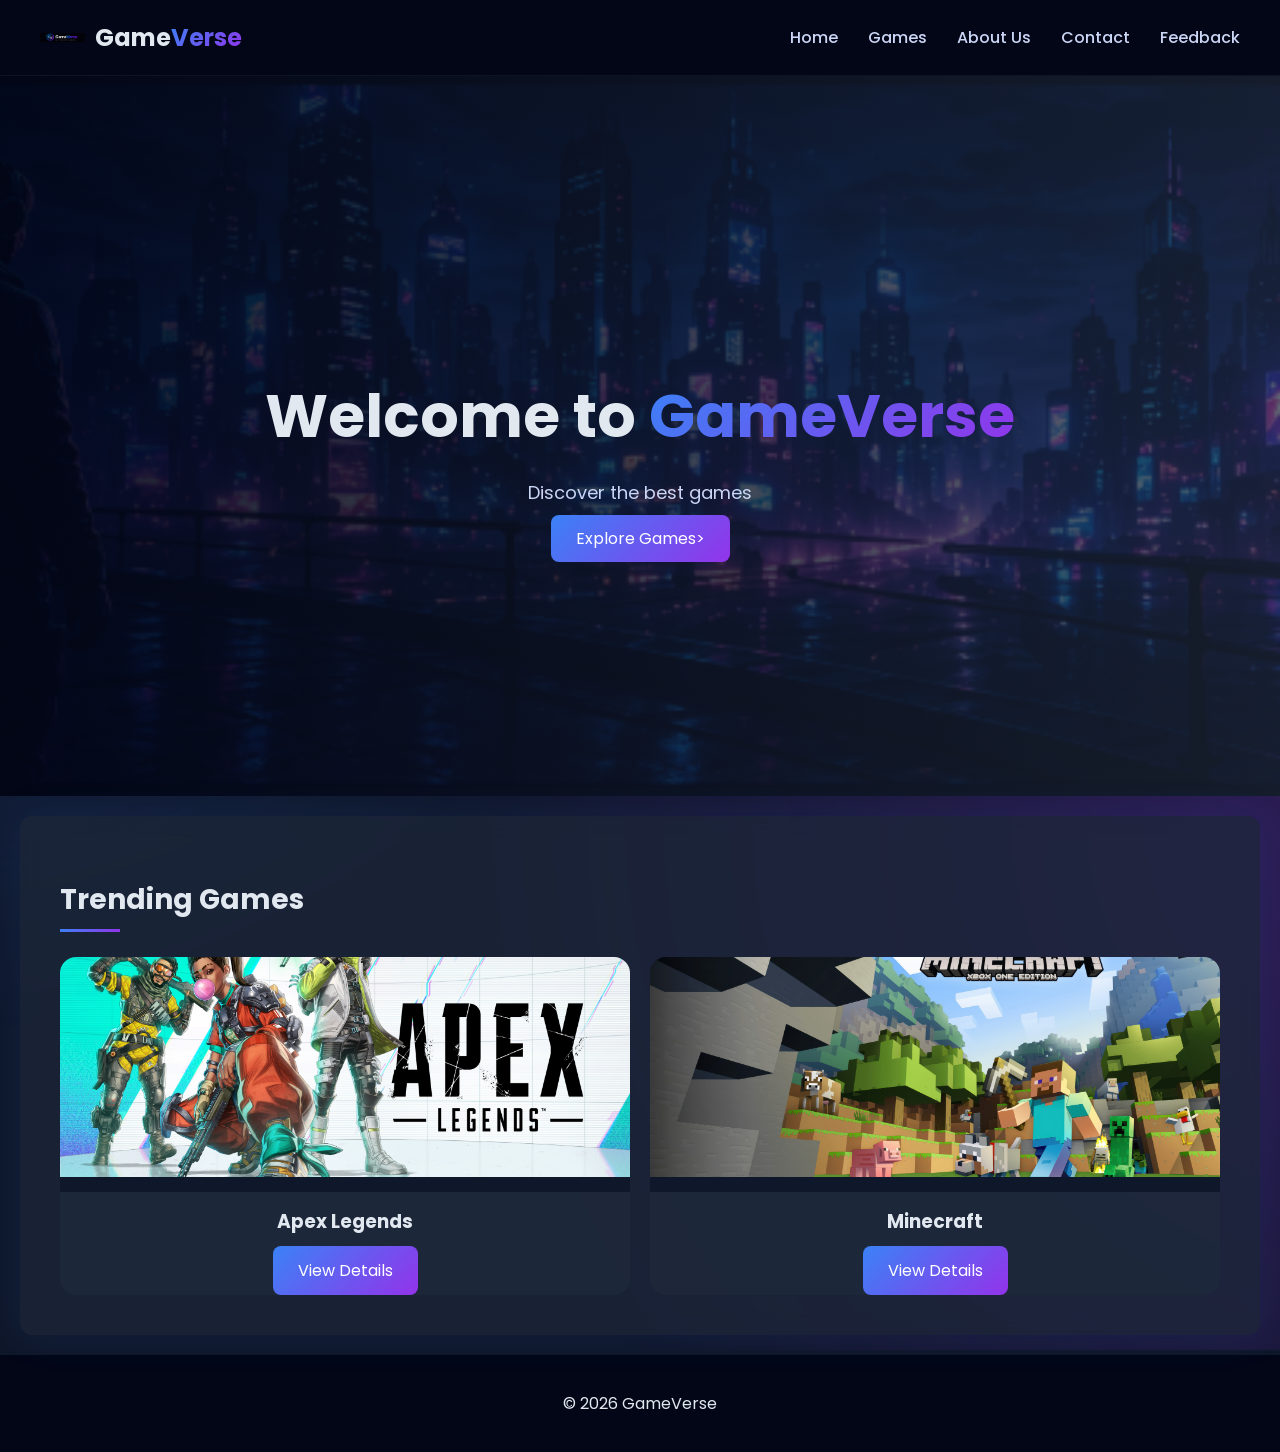
<file: index.html>
<!DOCTYPE html>
<html lang="en">
<head>
  <meta charset="UTF-8">

  <title>GameVerse - Home</title>
  <link rel="stylesheet" href="style.css">
  <link href="https://fonts.googleapis.com/css2?family=Poppins:wght@300;500;700&display=swap" rel="stylesheet">
  <link rel="stylesheet" href="https://cdnjs.cloudflare.com/ajax/libs/font-awesome/6.5.0/css/all.min.css">
  <link rel="icon" type="image/png" sizes="32x32" href="images/favicon.png">
  <link rel="apple-touch-icon" href="images/favicon.png">
</head>
<body>
<header>
  <div class="logo">
    <img src="images/logo.png" alt="GameVerse Logo">
  <h2>Game<span>Verse</span></h2>
  </div>
  
  <nav>
    <a href="index.html" class="active">Home</a>
    <a href="games.html">Games</a>
    <a href="about.html">About Us</a>
    <a href="contact.html">Contact</a>
    <a href="feedback.html">Feedback</a>
  </nav>
</header>

  <main>
    <section class="hero">
      <div class="hero-content">
  <h1>Welcome to <span>GameVerse</span></h1>
  <p>Discover the best games</p>
        <a href="games.html" class="hero-btn">Explore Games></a>
      </div>
</section>
    
    <section class="section">
  <h2 class="section-title">Trending Games</h2>
  <section class="games-grid">
    <article class="card">
      <img src="images/apex-legends.jpg" alt="Image of Apex Legends">
      <h3>Apex Legends</h3>
      <a href="details.html" class="hero-btn">View Details</a>
    </article>
    <article class="card">
      <img src="images/minecraft.jpg" alt="Image of Minecraft">
      <h3>Minecraft</h3>
      <a href="details2.html" class="hero-btn">View Details</a>
    </article>
  </section>
</section>
  </main>
    <footer>
  <p>© 2026 GameVerse</p>
</footer>
</body>
</html>
</file>
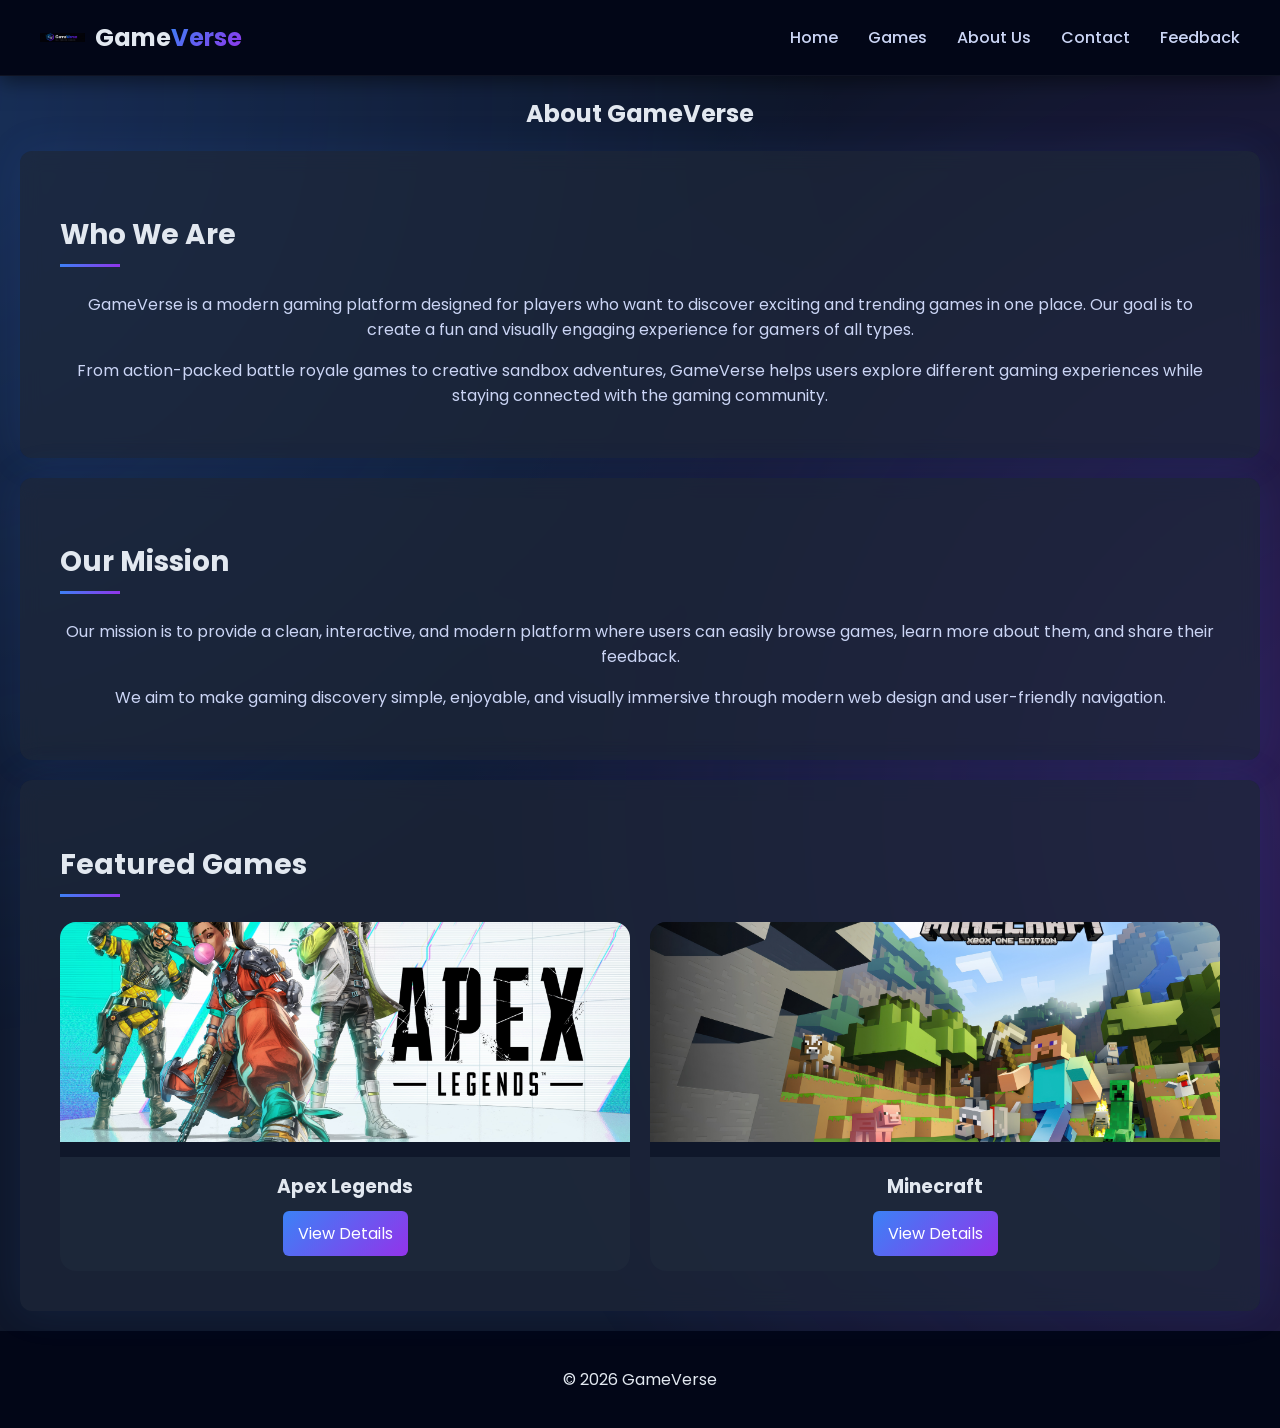
<file: about.html>
<!DOCTYPE html>
<html lang="en">
<head>
  <meta charset="UTF-8">

  <title>GameVerse - About Us</title>
  <link rel="stylesheet" href="style.css">
  <link href="https://fonts.googleapis.com/css2?family=Poppins:wght@300;500;700&display=swap" rel="stylesheet">  
  <link rel="stylesheet" href="https://cdnjs.cloudflare.com/ajax/libs/font-awesome/6.5.0/css/all.min.css">
  <link rel="icon" type="image/png" sizes="32x32" href="images/favicon.png">
  <link rel="apple-touch-icon" href="images/favicon.png">
</head>

<body>

  <header>
    <div class="logo">
      <img src="images/logo.png" alt="GameVerse Logo">
      <h2>Game<span>Verse</span></h2>
    </div>

    <nav>
      <a href="index.html">Home</a>
      <a href="games.html">Games</a>
      <a href="about.html" class="active">About Us</a>
      <a href="contact.html">Contact</a>
      <a href="feedback.html">Feedback</a>
    </nav>
  </header>

  <main>
    <section class="hero-section">
      <h1>About <span>GameVerse</span></h1>
    </section>

    <section class="section">
      <h2 class="section-title">Who We Are</h2>
      <article class="about-content">
        <p>
          GameVerse is a modern gaming platform designed for players
          who want to discover exciting and trending games in one place.
          Our goal is to create a fun and visually engaging experience
          for gamers of all types.
        </p>
        <p>
          From action-packed battle royale games to creative sandbox
          adventures, GameVerse helps users explore different gaming
          experiences while staying connected with the gaming community.
        </p>
      </article>
    </section>
    <section class="section">
      <h2 class="section-title">Our Mission</h2>
      <article class="about-content">
        <p>
          Our mission is to provide a clean, interactive, and modern
          platform where users can easily browse games, learn more
          about them, and share their feedback.
        </p>
        <p>
          We aim to make gaming discovery simple, enjoyable, and visually
          immersive through modern web design and user-friendly navigation.
        </p>
      </article>
    </section>
    <section class="section">
      <h2 class="section-title">Featured Games</h2>
      <section class="games-grid">
        <article class="card">
          <img src="images/apex-legends.jpg" alt="Apex Legends">
          <h3>Apex Legends</h3>
          <a href="details.html" class="btn">View Details</a>
        </article>
        <article class="card">
          <img src="images/minecraft.jpg" alt="Minecraft">
          <h3>Minecraft</h3>
          <a href="details2.html" class="btn">View Details</a>
        </article>

      </section>
    </section>

  </main>

  <footer>
    <p>© 2026 GameVerse</p>
  </footer>

</body>
</html>
</file>
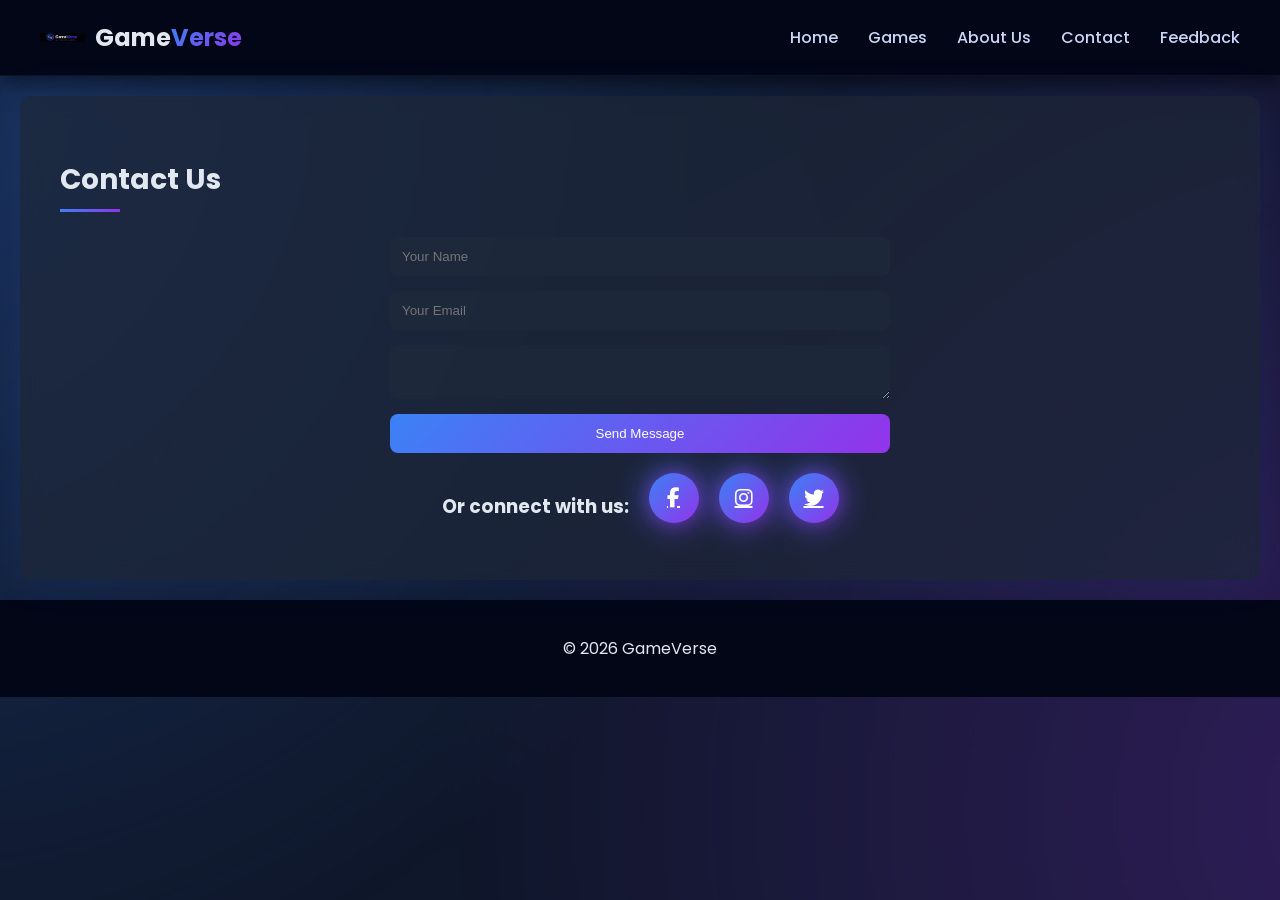
<file: contact.html>
<!DOCTYPE html>
<html lang="en">
<head>
  <meta charset="UTF-8">
  <title>Contact</title>
  <link rel="stylesheet" href="style.css">
  <link href="https://fonts.googleapis.com/css2?family=Poppins:wght@300;500;700&display=swap" rel="stylesheet">
  <link rel="stylesheet" href="https://cdnjs.cloudflare.com/ajax/libs/font-awesome/6.5.0/css/all.min.css">
  <link rel="icon" type="image/png" sizes="32x32" href="images/favicon.png">
  <link rel="apple-touch-icon" href="images/favicon.png">
</head>
  
<body>
<header>
  <div class="logo">
    <img src="images/logo.png" alt="GameVerse Logo">
  <h2>Game<span>Verse</span></h2>
  </div>
  
  <nav>
    <a href="index.html">Home</a>
    <a href="games.html">Games</a>
    <a href="about.html">About Us</a>
    <a href="contact.html" class="active">Contact</a>
    <a href="feedback.html">Feedback</a>
  </nav>
  
</header>
  
  <section class="section">
  <h2 class="section-title">Contact Us</h2>
<form class="contact-form">
  <input type="text" placeholder="Your Name" required>
  <input type="email" placeholder="Your Email" required>
  <textarea placeholder="Your Message" required>
  </textarea>
  
  <button type="submit">Send Message</button>
</form>
    
    <div class="social-icons">
      <h3>Or connect with us:</h3>
      <a href="#" class="icon facebook"><i class="fab fa-facebook-f"></i></a>
      <a href="#" class="icon instagram"><i class="fab fa-instagram"></i></a>
      <a href="#" class="icon twitter"><i class="fab fa-twitter"></i></a>
    </div>
    
</section>
  
  <footer>
  <p>© 2026 GameVerse</p>
</footer>
</body>
</html>
</file>
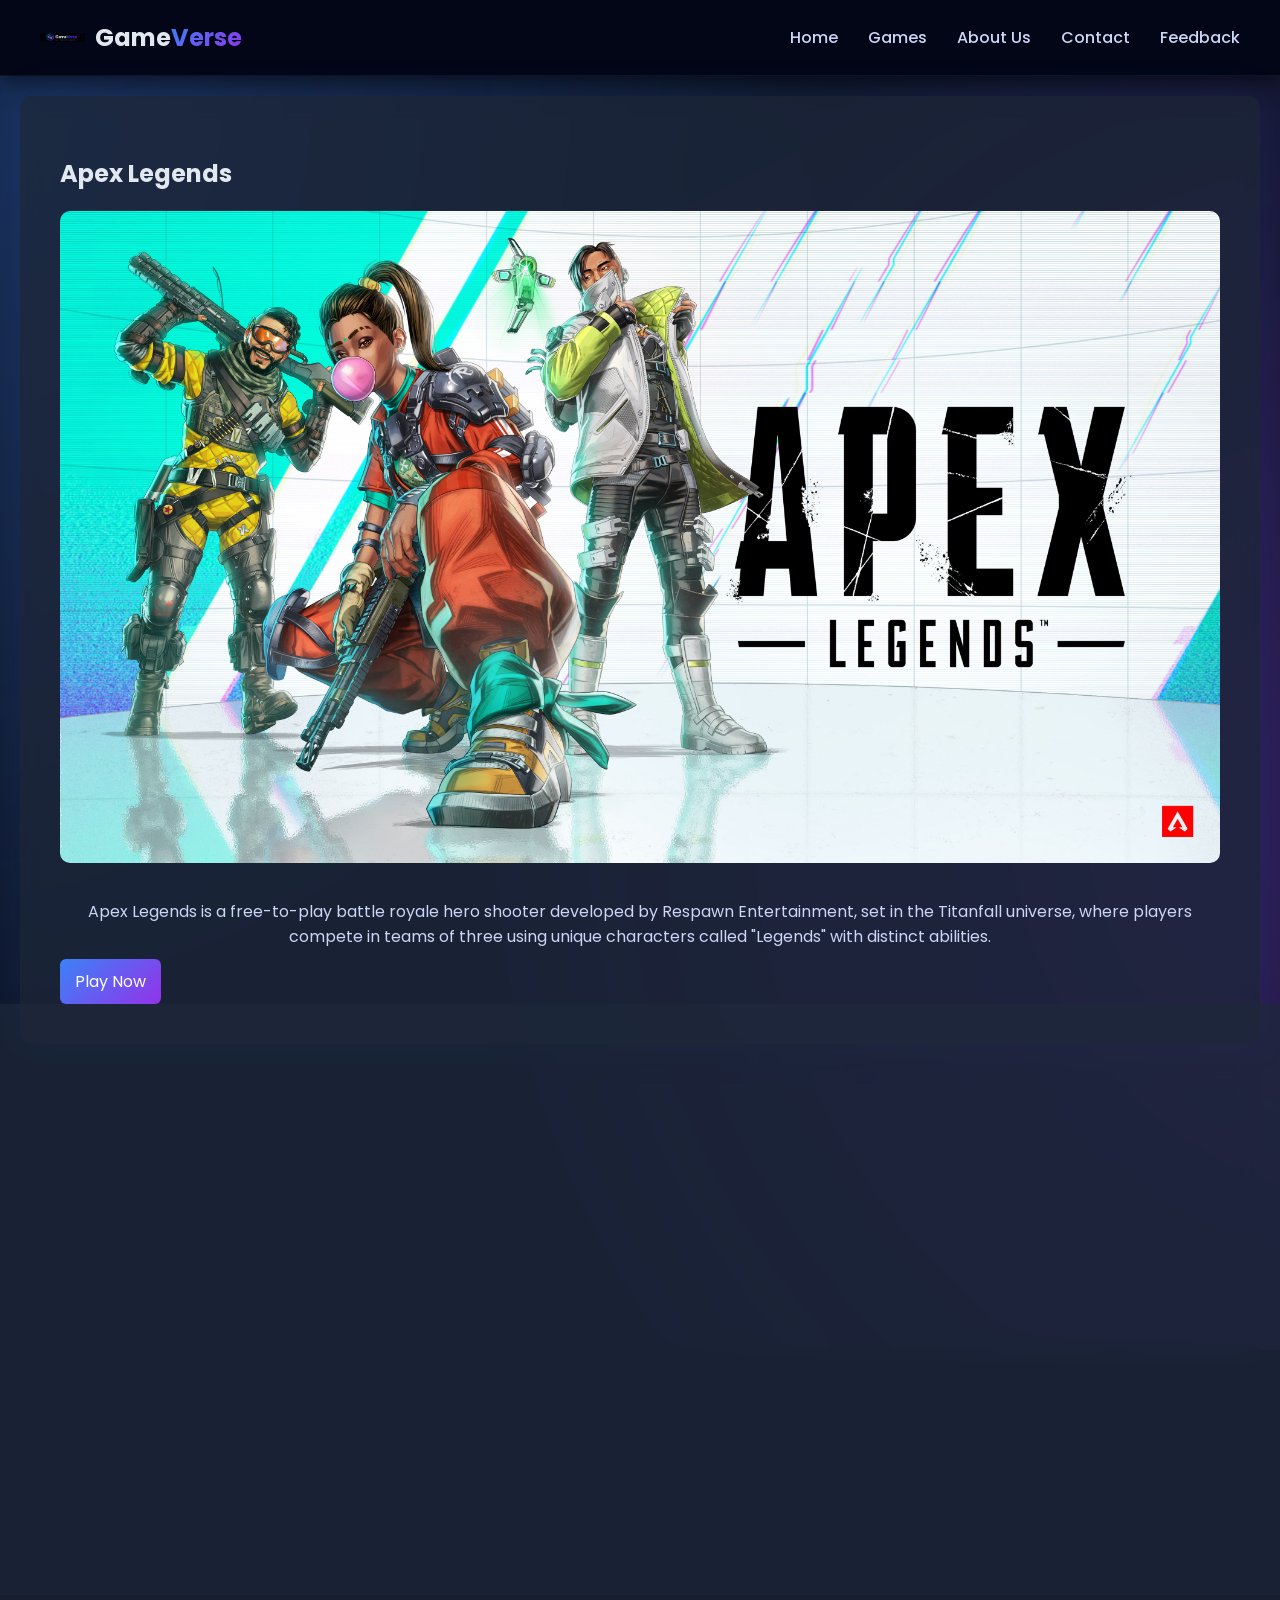
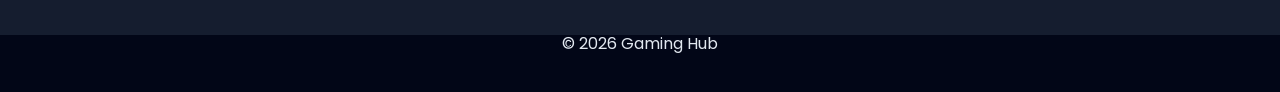
<file: details.html>
<!DOCTYPE html>
<html lang="en">
<head>
  <meta charset="UTF-8">
  <title>Game Details</title>
  <link rel="stylesheet" href="style.css">
  <link href="https://fonts.googleapis.com/css2?family=Poppins:wght@300;500;700&display=swap" rel="stylesheet">
  <link rel="stylesheet" href="https://cdnjs.cloudflare.com/ajax/libs/font-awesome/6.5.0/css/all.min.css">
  <link rel="icon" type="image/png" sizes="32x32" href="images/favicon.png">
  <link rel="apple-touch-icon" href="images/favicon.png">
</head>
<body>
<header>
  <div class="logo">
    <img src="images/logo.png" alt="GameVerse Logo">
  <h2>Game<span>Verse</span></h2>
  </div>
  <nav>
    <a href="index.html">Home</a>
    <a href="games.html">Games</a>
    <a href="about.html">About Us</a>
    <a href="contact.html">Contact</a>
    <a href="feedback.html">Feedback</a>
  </nav>
</header>
  <section class="section">
  <h2>Apex Legends</h2>
  <div style="display:flex; gap:20px; flex-wrap:wrap;">
    <img src="images/apex-legends.jpg" style="border-radius:10px; overflow:hidden;" alt="image of apex">
    <p>Apex Legends is a free-to-play battle royale hero shooter developed by Respawn Entertainment, set in the Titanfall universe, where players compete in teams of three using unique characters called "Legends" with distinct abilities.</p>
  </div>
  <a href="https://www.ea.com/games/apex-legends/apex-legends" class="btn">Play Now</a>
</section>
  <section class="section">
  <h3>Other Games</h3>
  <div class="games-grid">
    <div class="card">
      <img src="images/minecraft.jpg" alt="image of minecraft">
      <h4>Minecraft</h4>
      <a href="details2.html" class="btn">Go to game</a>
    </div>
  </div>
</section>
  <footer>
  <p>© 2026 Gaming Hub</p>
</footer>
</body>
</html>
</file>
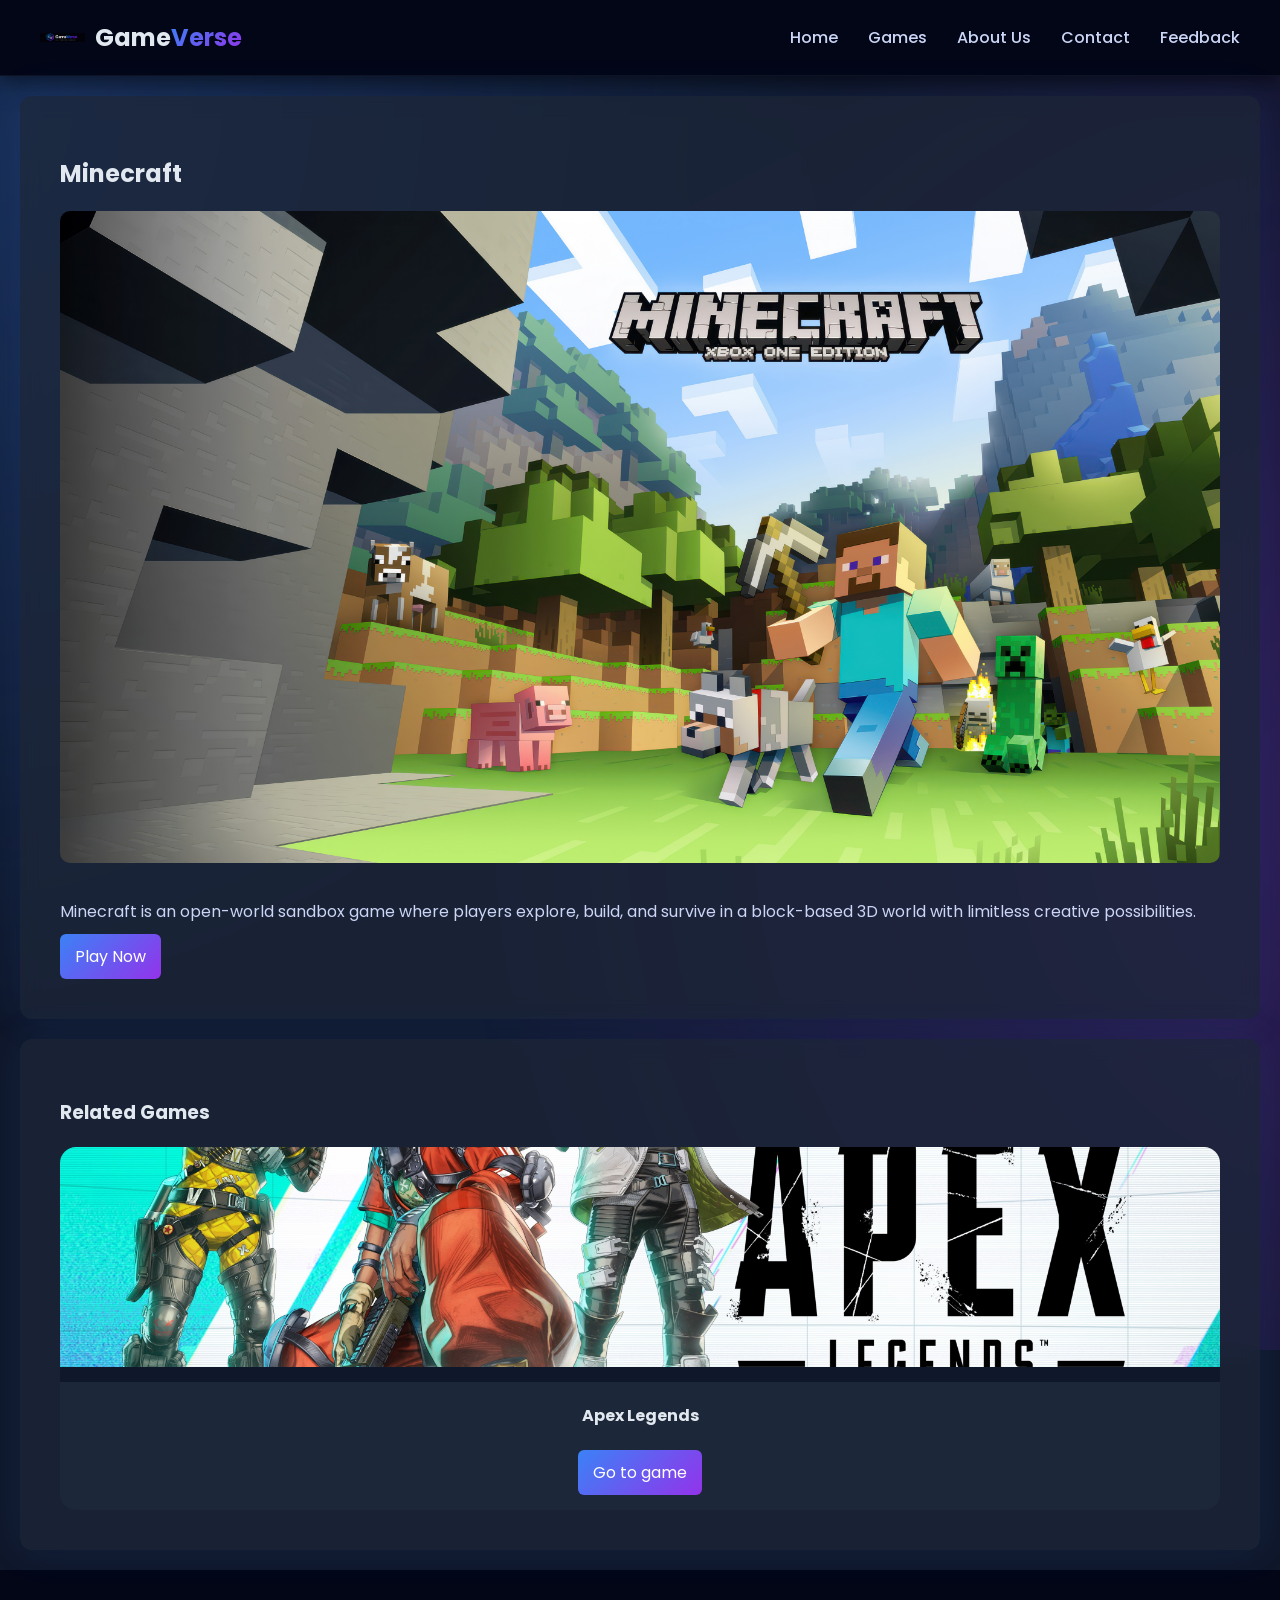
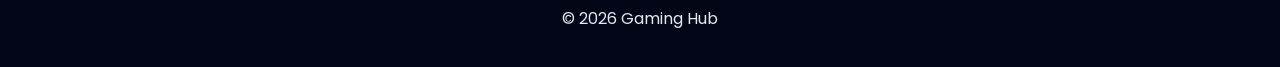
<file: details2.html>
<!DOCTYPE html>
<html lang="en">
<head>
  <meta charset="UTF-8">
  <title>Game Details</title>
  <link rel="stylesheet" href="style.css">
  <link href="https://fonts.googleapis.com/css2?family=Poppins:wght@300;500;700&display=swap" rel="stylesheet">
  <link rel="stylesheet" href="https://cdnjs.cloudflare.com/ajax/libs/font-awesome/6.5.0/css/all.min.css">
  <link rel="icon" type="image/png" sizes="32x32" href="images/favicon.png">
  <link rel="apple-touch-icon" href="images/favicon.png">
</head>
<body>
<header>
  <div class="logo">
    <img src="images/logo.png" alt="GameVerse Logo">
  <h2>Game<span>Verse</span></h2>
  </div>
  <nav>
    <a href="index.html">Home</a>
    <a href="games.html">Games</a>
    <a href="about.html">About Us</a>
    <a href="contact.html">Contact</a>
    <a href="feedback.html">Feedback</a>
  </nav>
</header>
  <section class="section">
  <h2>Minecraft</h2>
  <div style="display:flex; gap:20px; flex-wrap:wrap;">
    <img src="images/minecraft.jpg" style="border-radius:10px; overflow:hidden;" alt="image of minecraft">
    <p>Minecraft is an open-world sandbox game where players explore, build, and survive in a block-based 3D world with limitless creative possibilities.</p>
  </div>
  <a href="https://www.minecraft.net/en-us/about-minecraft" class="btn">Play Now</a>
</section>
  <section class="section">
  <h3>Related Games</h3>
  <div class="games-grid">
    <div class="card">
      <img src="images/apex-legends.jpg" alt="image of apex">
      <h4>Apex Legends</h4>
      <a href="details.html" class="btn">Go to game</a>
    </div>
  </div>
</section>
  <footer>
  <p>© 2026 Gaming Hub</p>
</footer>
</body>
</html>
</file>
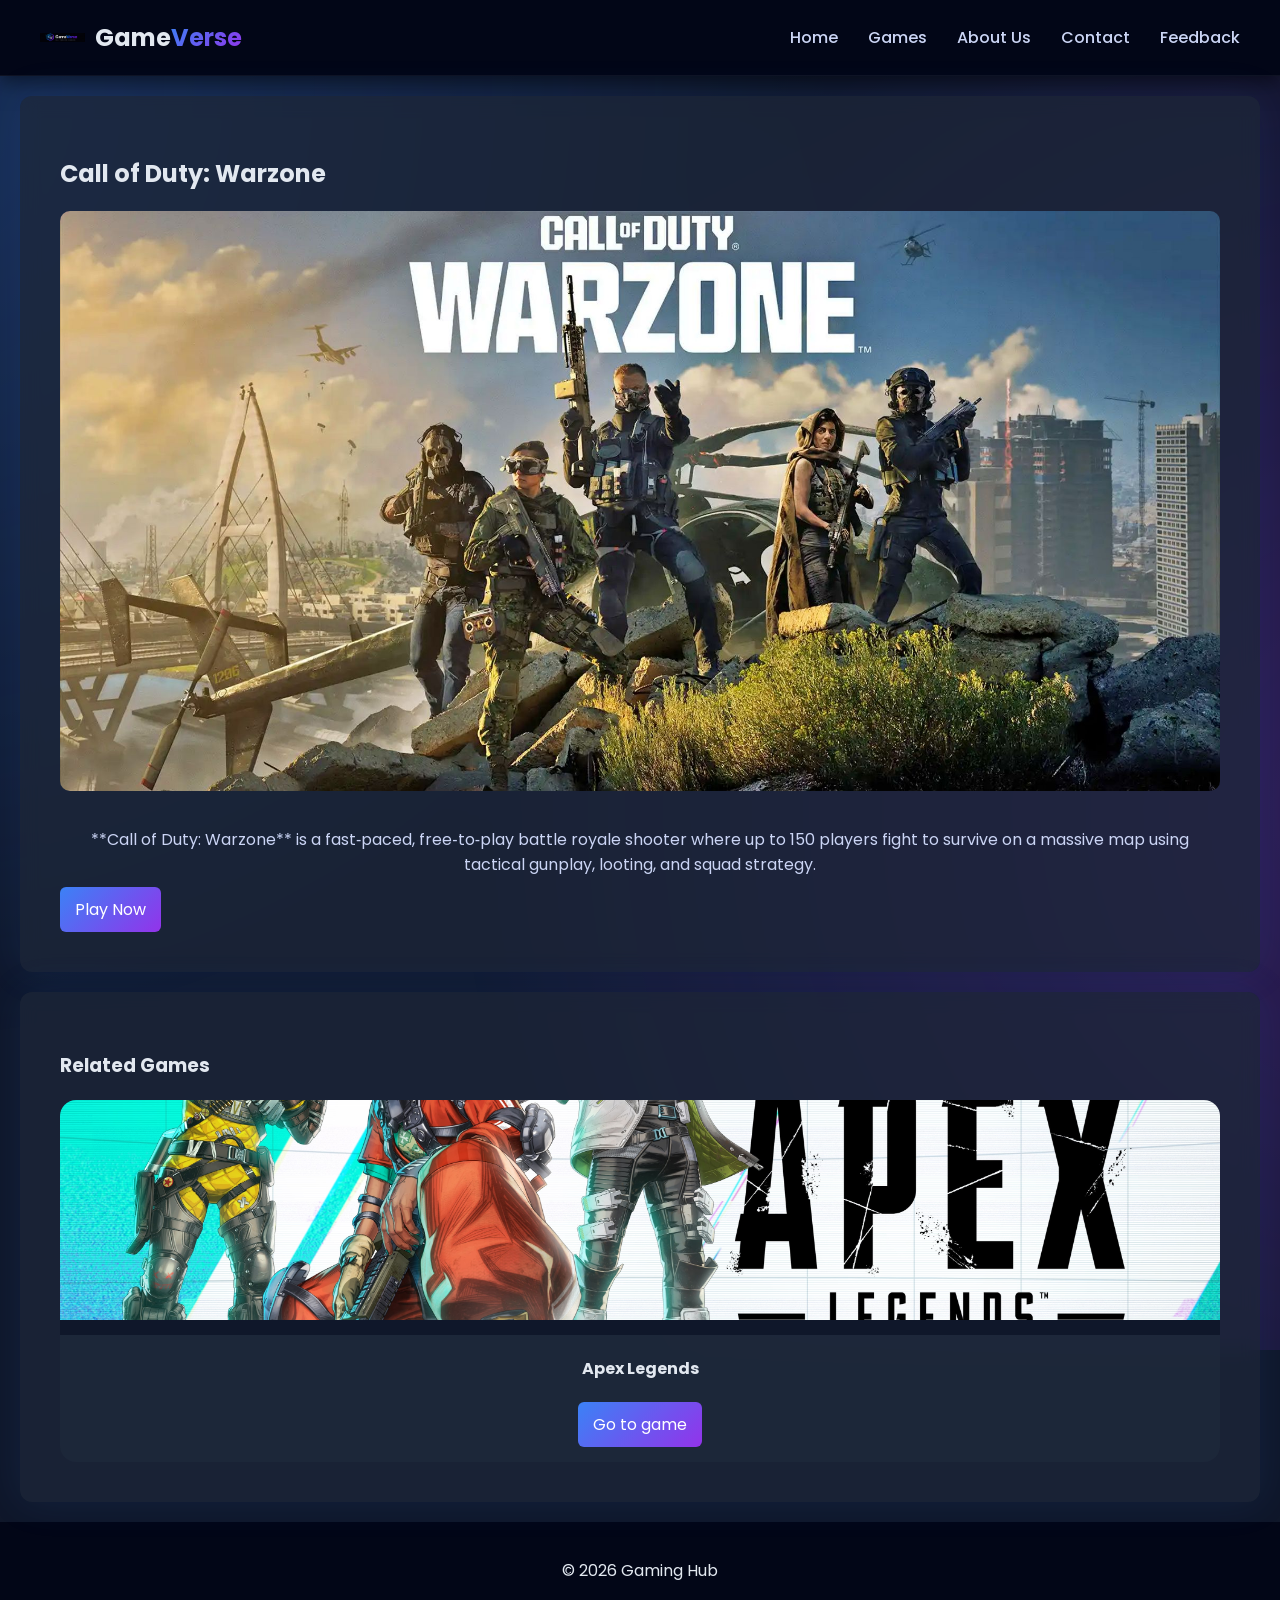
<file: details3.html>
<!DOCTYPE html>
<html lang="en">
<head>
  <meta charset="UTF-8">
  <title>Game Details</title>
  <link rel="stylesheet" href="style.css">
  <link href="https://fonts.googleapis.com/css2?family=Poppins:wght@300;500;700&display=swap" rel="stylesheet">
  <link rel="stylesheet" href="https://cdnjs.cloudflare.com/ajax/libs/font-awesome/6.5.0/css/all.min.css">
  <link rel="icon" type="image/png" sizes="32x32" href="images/favicon.png">
  <link rel="apple-touch-icon" href="images/favicon.png">
</head>
<body>
<header>
  <div class="logo">
    <img src="images/logo.png" alt="GameVerse Logo">
  <h2>Game<span>Verse</span></h2>
  </div>
  <nav>
    <a href="index.html">Home</a>
    <a href="games.html">Games</a>
    <a href="about.html">About Us</a>
    <a href="contact.html">Contact</a>
    <a href="feedback.html">Feedback</a>
  </nav>
</header>
  <section class="section">
  <h2>Call of Duty: Warzone</h2>
  <div style="display:flex; gap:20px; flex-wrap:wrap;">
    <img src="images/cod.jpg" style="border-radius:10px; overflow:hidden;" alt="image of call of duty">
    <p>**Call of Duty: Warzone** is a fast‑paced, free‑to‑play battle royale shooter where up to 150 players fight to survive on a massive map using tactical gunplay, looting, and squad strategy.</p>
  </div>
  <a href="https://www.callofduty.com/warzone" class="btn">Play Now</a>
</section>
  <section class="section">
  <h3>Related Games</h3>
  <div class="games-grid">
    <div class="card">
      <img src="images/apex-legends.jpg" alt="image of apex">
      <h4>Apex Legends</h4>
      <a href="details.html" class="btn">Go to game</a>
    </div>
  </div>
</section>
  <footer>
  <p>© 2026 Gaming Hub</p>
</footer>
</body>
</html>
</file>
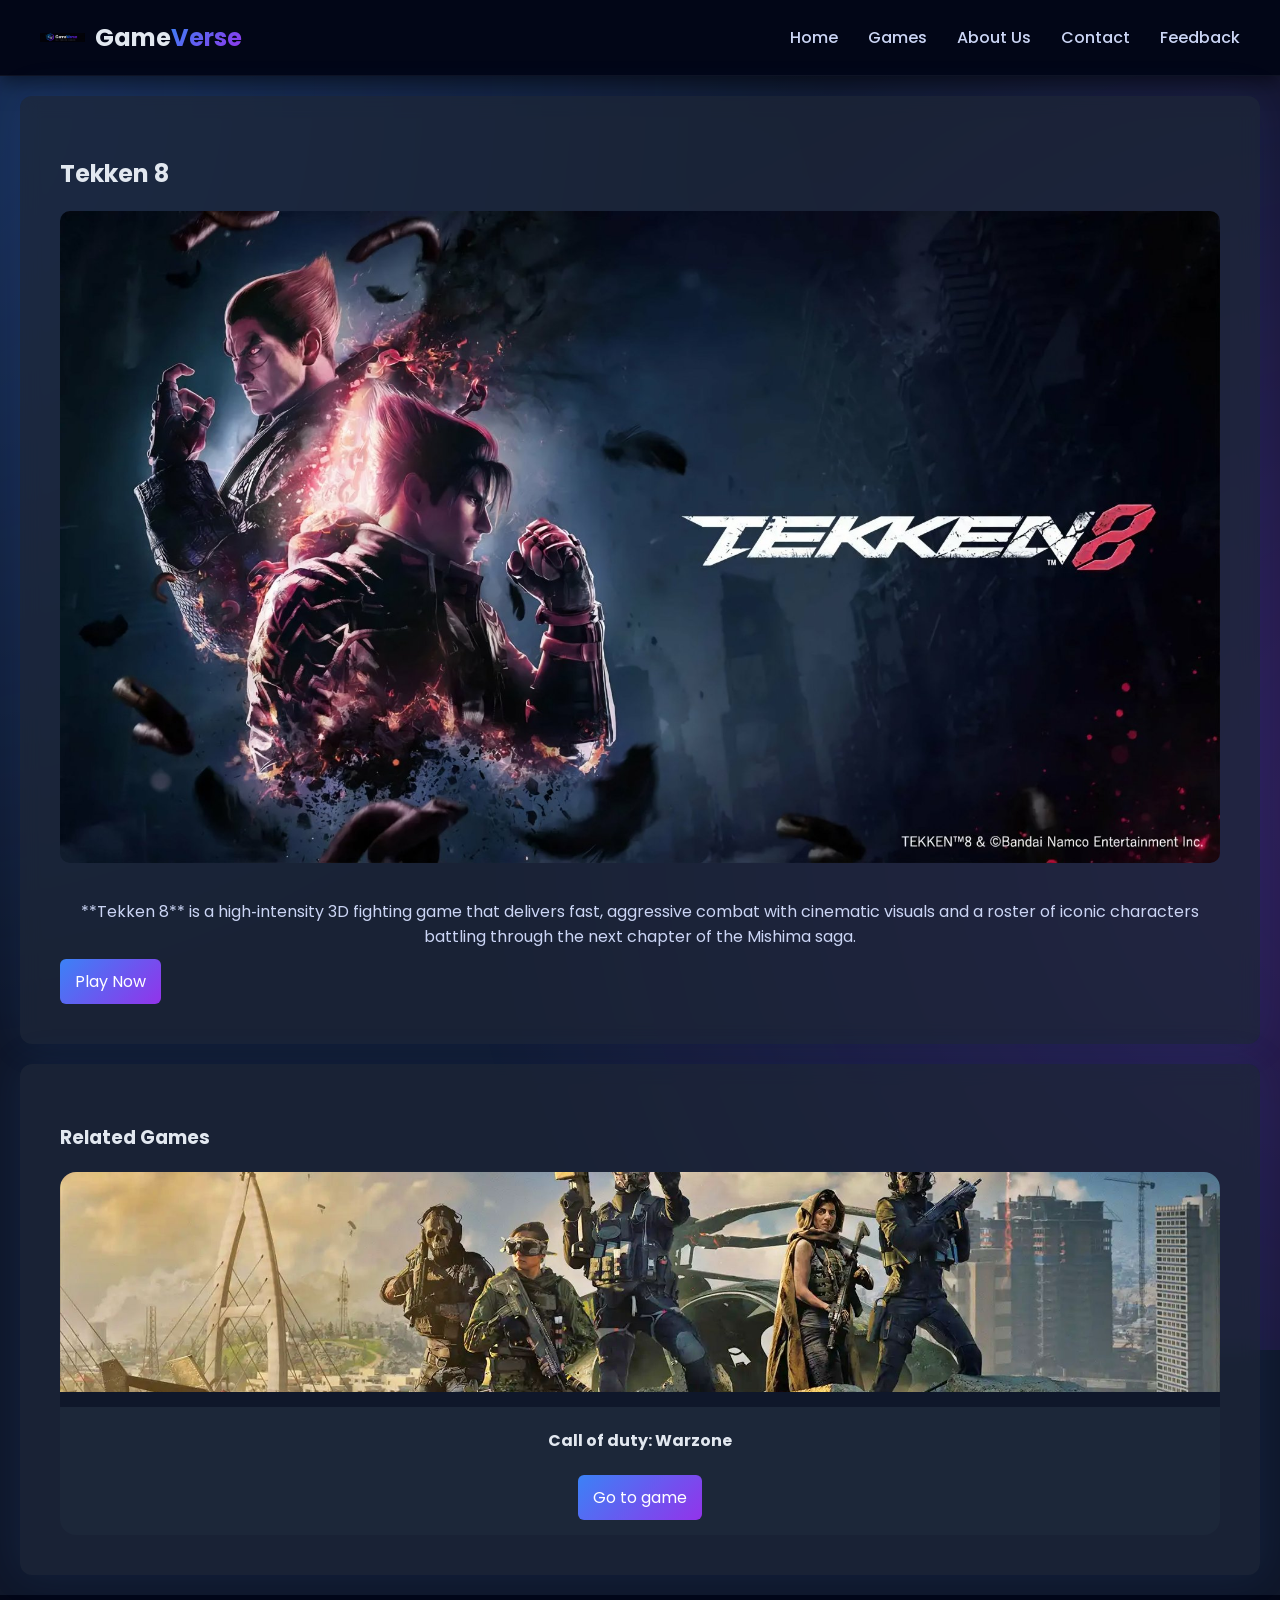
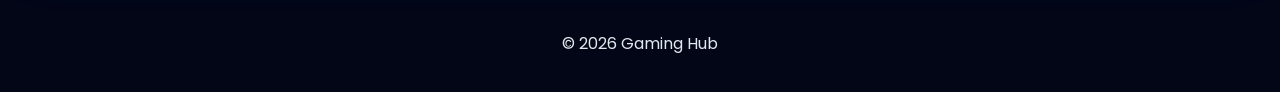
<file: details4.html>
<!DOCTYPE html>
<html lang="en">
<head>
  <meta charset="UTF-8">
  <title>Game Details</title>
  <link rel="stylesheet" href="style.css">
  <link href="https://fonts.googleapis.com/css2?family=Poppins:wght@300;500;700&display=swap" rel="stylesheet">
  <link rel="stylesheet" href="https://cdnjs.cloudflare.com/ajax/libs/font-awesome/6.5.0/css/all.min.css">
  <link rel="icon" type="image/png" sizes="32x32" href="images/favicon.png">
  <link rel="apple-touch-icon" href="images/favicon.png">
</head>
<body>
<header>
  <div class="logo">
    <img src="images/logo.png" alt="GameVerse Logo">
  <h2>Game<span>Verse</span></h2>
  </div>
  <nav>
    <a href="index.html">Home</a>
    <a href="games.html">Games</a>
    <a href="about.html">About Us</a>
    <a href="contact.html">Contact</a>
    <a href="feedback.html">Feedback</a>
  </nav>
</header>
  <section class="section">
  <h2>Tekken 8</h2>
  <div style="display:flex; gap:20px; flex-wrap:wrap;">
    <img src="images/tekken.jpg" style="border-radius:10px; overflow:hidden;" alt="image of tekken 8">
    <p>**Tekken 8** is a high‑intensity 3D fighting game that delivers fast, aggressive combat with cinematic visuals and a roster of iconic characters battling through the next chapter of the Mishima saga.</p>
  </div>
  <a href="https://en.bandainamcoent.eu/tekken/tekken-8" class="btn">Play Now</a>
</section>
  <section class="section">
  <h3>Related Games</h3>
  <div class="games-grid">
    <div class="card">
      <img src="images/cod.jpg" alt="image of call of duty">
      <h4>Call of duty: Warzone</h4>
      <a href="details3.html" class="btn">Go to game</a>
    </div>
  </div>
</section>
  <footer>
  <p>© 2026 Gaming Hub</p>
</footer>
</body>
</html>
</file>
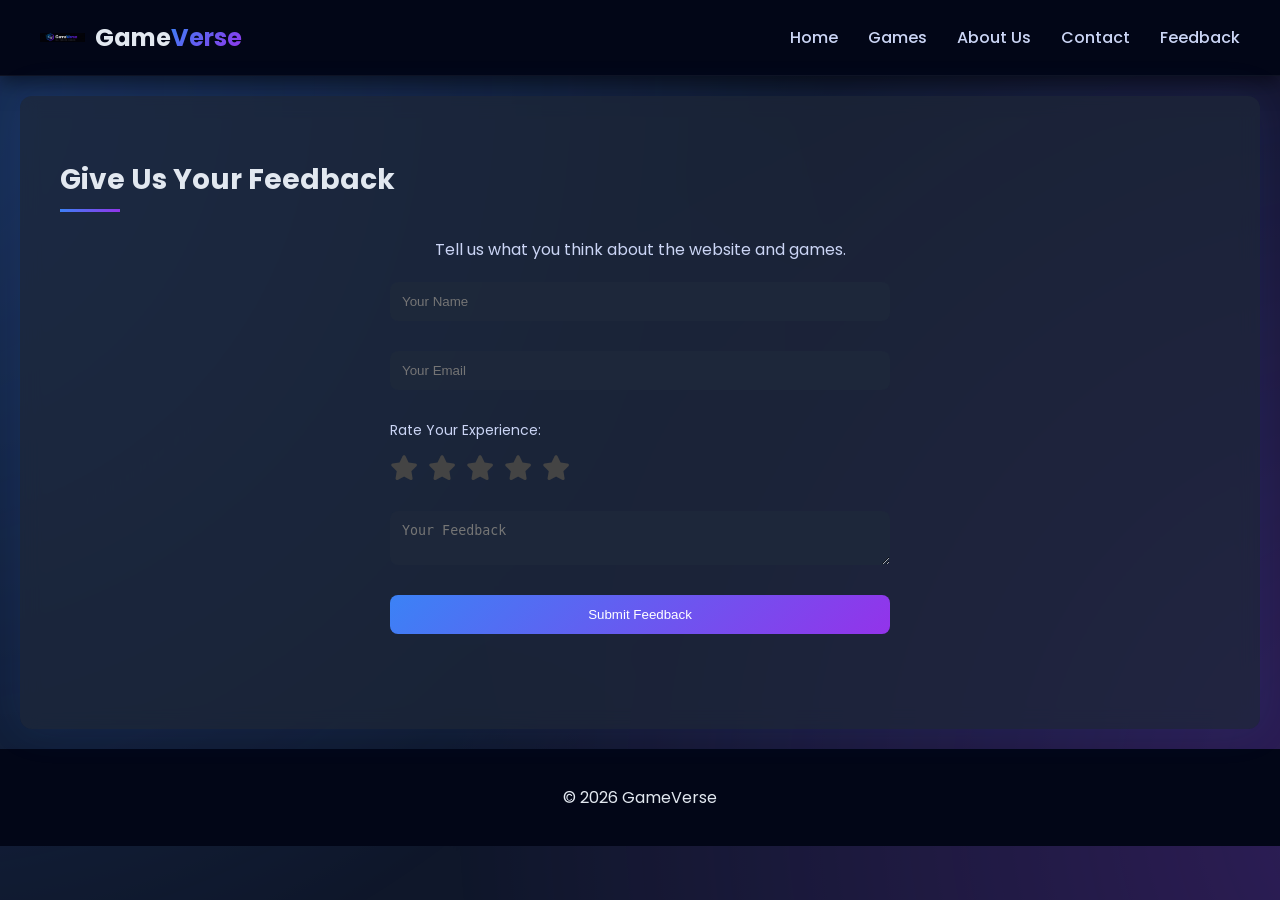
<file: feedback.html>
<!DOCTYPE html>
<html lang="en">
<head>
  <meta charset="UTF-8">
  <title>Feedback</title>
  <link rel="stylesheet" href="style.css">
  <link href="https://fonts.googleapis.com/css2?family=Poppins:wght@300;500;700&display=swap" rel="stylesheet">
  <link rel="stylesheet" href="https://cdnjs.cloudflare.com/ajax/libs/font-awesome/6.5.0/css/all.min.css">
  <link rel="icon" type="image/png" sizes="32x32" href="images/favicon.png">
  <link rel="apple-touch-icon" href="images/favicon.png">  
</head>
  
<body>
<header>
  <div class="logo">
    <img src="images/logo.png" alt="GameVerse Logo">
  <h2>Game<span>Verse</span></h2>
  </div>
  
  <nav>
    <a href="index.html">Home</a>
    <a href="games.html">Games</a>
    <a href="about.html">About Us</a>
    <a href="contact.html">Contact</a>
    <a href="feedback.html" class="active">Feedback</a>
  </nav>
  
</header>
  
  <section class="section">
  <h2 class="section-title">Give Us Your Feedback</h2>
  <p>Tell us what you think about the website and games.</p> 
    <form class="feedback-form" onsubmit="return validateForm()">
    <input type="text" id="name" placeholder="Your Name" required>
    <p class="error" id="name-error"></p>
      
    <input type="email" id="email" placeholder="Your Email" required>
    <p class="error" id="email-error"></p>
      
<label>Rate Your Experience:</label>
      
  <div class="stars" id="stars">
    <i class="fa fa-star" data-value="1"></i>
    <i class="fa fa-star" data-value="2"></i>
    <i class="fa fa-star" data-value="3"></i>
    <i class="fa fa-star" data-value="4"></i>
    <i class="fa fa-star" data-value="5"></i>
  </div>
  <p class="error" id="rating-error"></p>

  <textarea id="feedback" placeholder="Your Feedback"></textarea>
  <p class="error" id="feedback-error"></p>

  <button type="submit">Submit Feedback</button>

  <p class="success" id="success-msg"></p>

  </form>
</section>
  <footer>
  <p>© 2026 GameVerse</p>
</footer>
  <script>
let selectedRating = 0;

// Star click logic
document.querySelectorAll(".stars i").forEach(star => {
  star.addEventListener("click", function () {
    selectedRating = this.getAttribute("data-value");

    document.querySelectorAll(".stars i").forEach(s => {
      s.classList.remove("active");
    });

    for (let i = 0; i < selectedRating; i++) {
      document.querySelectorAll(".stars i")[i].classList.add("active");
    }
  });
});

// Validation
function validateForm() {
  let valid = true;

  let name = document.getElementById("name").value;
  let email = document.getElementById("email").value;
  let feedback = document.getElementById("feedback").value;

  document.getElementById("name-error").innerText = "";
  document.getElementById("email-error").innerText = "";
  document.getElementById("rating-error").innerText = "";
  document.getElementById("feedback-error").innerText = "";
  document.getElementById("success-msg").innerText = "";

  if (name === "") {
    document.getElementById("name-error").innerText = "Name is required";
    valid = false;
  }

  if (email === "" || !email.includes("@")) {
    document.getElementById("email-error").innerText = "Enter a valid email";
    valid = false;
  }

  if (selectedRating == 0) {
    document.getElementById("rating-error").innerText = "Please select a rating";
    valid = false;
  }

  if (feedback === "") {
    document.getElementById("feedback-error").innerText = "Feedback cannot be empty";
    valid = false;
  }

  if (valid) {
    document.getElementById("success-msg").innerText = "Feedback submitted successfully!";
  }

  return false; // prevents page reload
}
</script>
</body>
</html>
</file>
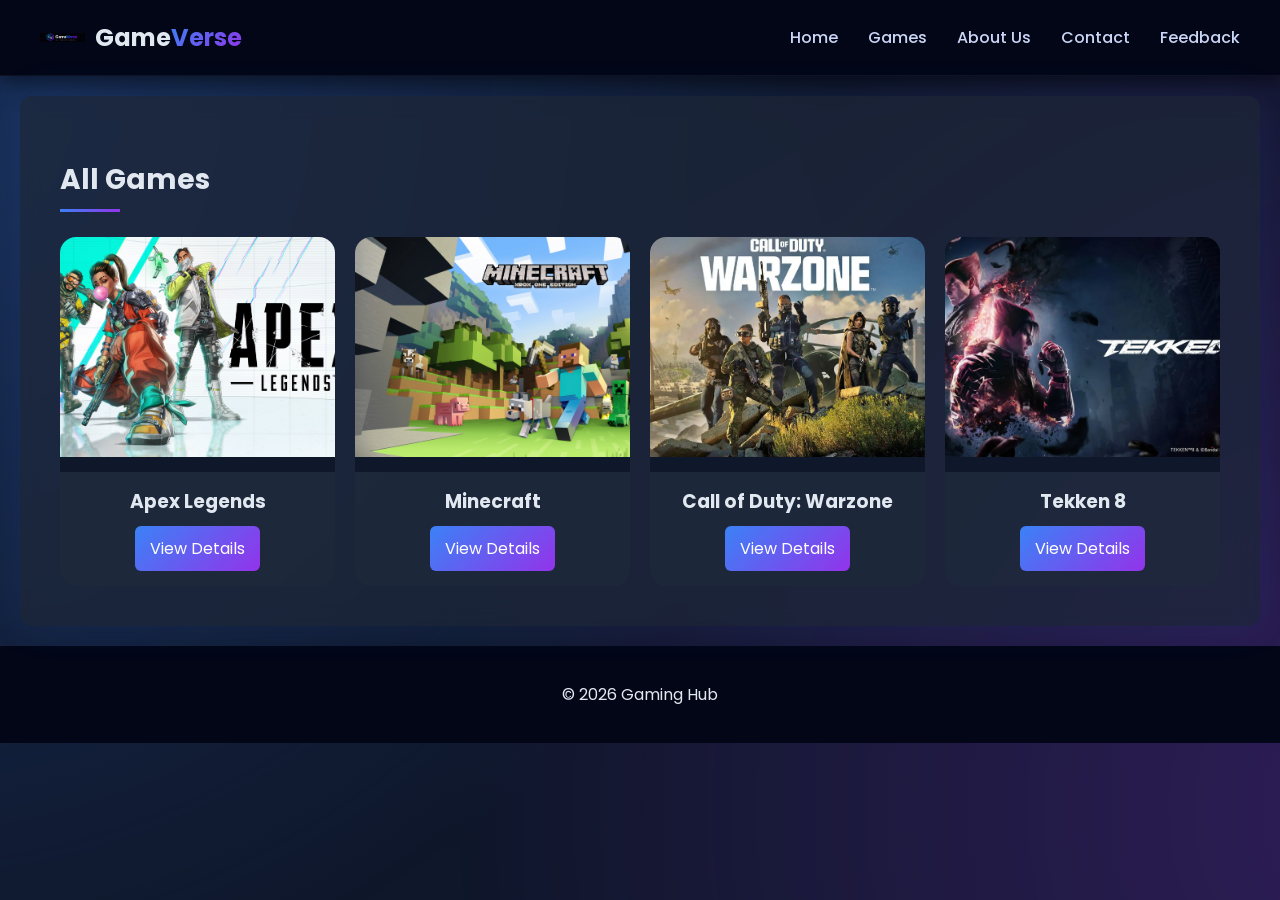
<file: games.html>
<!DOCTYPE html>
<html lang="en">
<head>
  <meta charset="UTF-8">
  <title>Games</title>
  <link rel="stylesheet" href="style.css">
  <link href="https://fonts.googleapis.com/css2?family=Poppins:wght@300;500;700&display=swap" rel="stylesheet">
  <link rel="stylesheet" href="https://cdnjs.cloudflare.com/ajax/libs/font-awesome/6.5.0/css/all.min.css">
  <link rel="icon" type="image/png" sizes="32x32" href="images/favicon.png">
  <link rel="apple-touch-icon" href="images/favicon.png">
</head>
  
<body>
<header>
  <div class="logo">
    <img src="images/logo.png" alt="GameVerse logo">
  <h2>Game<span>Verse</span></h2>
  </div>
  <nav>
    <a href="index.html">Home</a>
    <a href="games.html" class="active">Games</a>
    <a href="about.html">About Us</a>
    <a href="contact.html">Contact</a>
    <a href="feedback.html">Feedback</a>
  </nav>
</header>
  
  <section class="section">
  <h2 class="section-title">All Games</h2>
  <div class="games-grid">
    <div class="card">
      <img src="images/apex-legends.jpg" alt="Image of Apex">
      <h3>Apex Legends</h3>
      <a href="details.html" class="btn">View Details</a>
    </div>
    <div class="card">
      <img src="images/minecraft.jpg" alt="Image of Minecraft">
      <h3>Minecraft</h3>
      <a href="details2.html" class="btn">View Details</a>
    </div>
    <div class="card">
      <img src="images/cod.jpg" alt="Image of Call of duty">
      <h3>Call of Duty: Warzone</h3>
      <a href="details3.html" class="btn">View Details</a>
    </div>
    <div class="card">
      <img src="images/tekken.jpg" alt="Image of Tekken 8">
      <h3>Tekken 8</h3>
      <a href="details4.html" class="btn">View Details</a>
    </div>
  </div>
</section>
  
  <footer>
  <p>© 2026 Gaming Hub</p>
</footer>
</body>
</html>
</file>
<file: style.css>
body {
  margin: 0;
  font-family: 'Poppins', sans-serif;
  background: transparent;
  background-color: #0f172a;
  color: #e2e8f0;
  position: relative;
  overflow-x: hidden;
}

header {
  display: flex; 
  justify-content: space-between; 
  align-items: center;
  padding: 20px 40px; 
  background: #020617;
  border-bottom: 1px solid rgba(255, 255, 255, 0.05);
  box-shadow: 0 5px 20px rgba(0, 0, 0, 0.5);
       }
h1 {
  text-align: center;
}

.logo {
  display: flex;
  align-items: center;
  gap: 10px;
}

.logo img {
  width: 45px;
}

.logo h2 {
  margin: 0;
  font-size: 24px;
}

.logo span {
  background: linear-gradient(135deg, #3b82f6, #9333ea);
  -webkit-background-clip: text;
  color: transparent;
}

nav {
  display: flex;
  gap: 30px;
}

nav a {
  position: relative;
  color: #cbd5f5;
  text-decoration: none;
  font-weight: 500;
  transition: 0.3s;
}

nav a::after{
  content: "";
  position: absolute;
  left: 0;
  bottom: -6px;
  width: 0%;
  height: 2px;
  background: linear-gradient(135deg, #3b82f6, #9333ea);
  transition: 0.3s;
}

nav a:hover::after,
nav a:active::after {
  width: 100%;
}

nav a:hover {
   color: white;
}

.hero {
  height: 80vh;
  display: flex;
  align-items: center;
  justify-content: center;
  text-align: center;
  background: linear-gradient(to right, rgba(2, 6, 23, 0.9), rgba(30, 41, 59, 0.7)), url('images/logo-bg.png') center/cover no-repeat;
  }

.hero-content h1 {
  font-size: 60px;
  margin-bottom: 10px;
}

.hero-content span {
  background: linear-gradient(135deg, #3b82f6, #9333ea);
  -webkit-background-clip: text;
  color: transparent;
}

.hero-content p {
  font-size: 18px;
  margin-bottom: 20px;
  color: #cbd5f5;
}

.hero-btn {
  padding: 12px 25px;
  background: linear-gradient(135deg, #3b82f6, #9333ea);
  color: white;
  border-radius: 8px;
  text-decoration: none;
  transition: 0.3s;
}

.hero-btn:hover {
  box-shadow: 0 0 20px rgba(147, 51, 234, 0.6);
}

.section {
  background: rgba(30, 41, 59, 0.7);
  backdrop-filter: blur(10px);
  margin: 20px;
  border-radius: 12px;
  padding: 40px;
  box-shadow: 0 0 40px rgba(59, 130, 246, 0.10);
}

.section-title {
  font-size: 28px;
  margin-bottom: 25px;
  position: relative;
}

.section-title::after {
  content: "";
  width: 60px;
  height: 3px;
  background: linear-gradient(135deg, #3b82f6, #9333ea);
  display: block;
  margin-top: 8px;
}
        

.games-grid {
  display: grid; 
  grid-template-columns: repeat(auto-fit, minmax(200px, 1fr));
  gap: 20px;
  margin-top: 20px;
 }

.card {
  background: rgba(30, 41, 59, 0.8);
  border-radius: 16px;
  overflow: hidden;
  transition: 0.3s;
  display: flex;
  flex-direction: column;
  align-items: center;
  align-text: center;
}

.card img {
  width: 100%;
  height: 220px;
  object-fit: cover;
  background: #0f172a;
  display: block;
  transition: 0.3s;
  padding-bottom: 15px;
  
}

.card h3 {
  margin: 15px 0 10px;
}

.card .btn {
  margin-bottom: 15px;
}

.card:hover {
  transform: translateY(-5px);
  box-shadow: 0 0 25px rgba(59, 130, 246, 0.4);
}

.btn { 
  display: inline-block;
  padding: 10px 15px; 
  background: linear-gradient(135deg, #3b82f6, #9333ea);
  color: white; 
  text-decoration: none; 
  border-radius: 6px; 
  transition: 0.3s;
     }
.btn:hover {
  opacity: 0.9;
  box-shadow: 0 0 10px rgba(147, 51, 234, 0.6);
}

footer { 
 text-align: center; 
 padding: 20px; 
background: #020617;
       }
.socials {
  margin-top: 30px;
}

.social-btn {
  display: block;
  margin: 10px 0;
  padding: 12px;
  text-align: center;
  border-radius: 8px;
  color: white;
  text-decoration: none;
  font-weight: bold;
  background: rgba(30, 41, 59, 0.8);
  transition: 0.3s;
}

.social-btn:hover {
  background: linear-gradient(135deg, #3b82f6, #9333ea);
}

.facebook { background: #1877f2;  }
.instagram { background: #e1306c; }
.twitter { background: #1da1f2;  }
    


body::before {
  content: "";
  position: fixed;
  top: -50%;
  left: -50%;
  width: 200%;
  height: 200%;
  background: radial-gradient(circle at 20% 30%, #3b82f6, transparent 40%), radial-gradient(circle at 80% 70%, #9333ea, transparent 40%);
  opacity: 0.25;
  animation: moveGlow 25s linear infinite;
  z-index: -1;
}

@keyframes moveGlow {
  0% { transform: translate(0, 0); }
  50% { transform: translate(40px, 40px); }
  100% { transform: translate(0, 0); }
}

.contact-form {
  display: flex;
  flex-direction: column;
  gap: 15px;
  max-width: 500px;
  margin: 20px auto;
}

.contact-form input,
.contact-form textarea {
  padding: 12px;
  border-radius: 8px;
  border: none;
  background: rgba(30, 41, 59, 0.8);
  color: white;
  outline: none;
}

.contact-form input:focus,
.contact-form textarea:focus {
  box-shadow: 0 0 10px rgba(59, 130, 246, 0.5);
}

.contact-form button {
  padding: 12px;
  border: none;
  border-radius: 8px;
  background: linear-gradient(135deg, #3b82f6, #9333ea);
  color: white;
  cursor: pointer;
  transition: 0.3s;
}

.contact-form button:hover {
  box-shadow: 0 0 15px rgba(147, 51, 234, 0.6);
}

.social-icons {
  display: flex;
  justify-content: center;
  gap: 20px;
  margin-top: 20px;
}

.icon {
  position: relative;
  width: 50px;
  height: 50px;
  display: flex;
  align-items: center;
  justify-content: center;
  border-radius: 50%;
  background: linear-gradient(135deg, #3b82f6, #9333ea);
  box-shadow: 0 0 15px rgba(147, 51, 234, 0.4);
  color: white;
  font-size: 20px;
  transition: 0.3s;
}

.icon::before {
  content: "";
  position: absolute;
  width: 60px;
  height: 60px;
  border-radius: 50%;
  background: linear-gradient(135deg, #3b82f6, #9333ea);
  filter: blur(15px);
  z-index: -1;
  opacity: 0.6;
}

.icon:hover {
  transform: translateY(-5px);
  box-shadow: 0 0 15px rgba(147, 51, 234, 0.6);
}


.icon.facebook:hover {
  background: #1877f2;
}

.icon.instagram:hover {
  background: #e1306c;
}

.icon.twitter:hover {
  background: #1da1f2;
}


.feedback-form {
  display: flex;
  flex-direction: column;
  gap: 15px;
  max-width: 500px;
  margin: 20px auto;
}

.feedback-form input,
.feedback-form select,
.feedback-form textarea {
  padding: 12px;
  border-radius: 8px;
  border: none;
  background: rgba(30, 41, 59, 0.8);
  color: white;
  outline: none;
}

.feedback-form input:focus,
.feedback-form textarea:focus,
.feedback-form select:focus {
  box-shadow: 0 0 10px rgba(59, 130, 246, 0.5);
}

.feedback-form label {
  font-size: 14px;
  color: #cbd5f5;
}

.feedback-form button {
  padding: 12px;
  border: none;
  border-radius: 8px;
  background: linear-gradient(135deg, #3b82f6, #9333ea);
  color: white;
  cursor: pointer;
  transition: 0.3s;
}

.feedback-form button:hover {
  box-shadow: 0 0 15px rgba(147, 51, 234, 0.6);
}

.section p{
  text-align: center;
  color: #cbd5f5;
  margin-bottom: 10px;
}

/* Stars */
.stars {
  display: flex;
  gap: 10px;
  font-size: 25px;
  cursor: pointer;
}

.stars i {
  color: #444;
  transition: 0.3s;
}

.stars i.active {
  color: gold;
}


.error {
  color: #f87171;
  font-size: 13px;
  margin: -10px 0 5px;
}


.success {
  color: #4ade80;
  margin-top: 10px;
}
</file>
